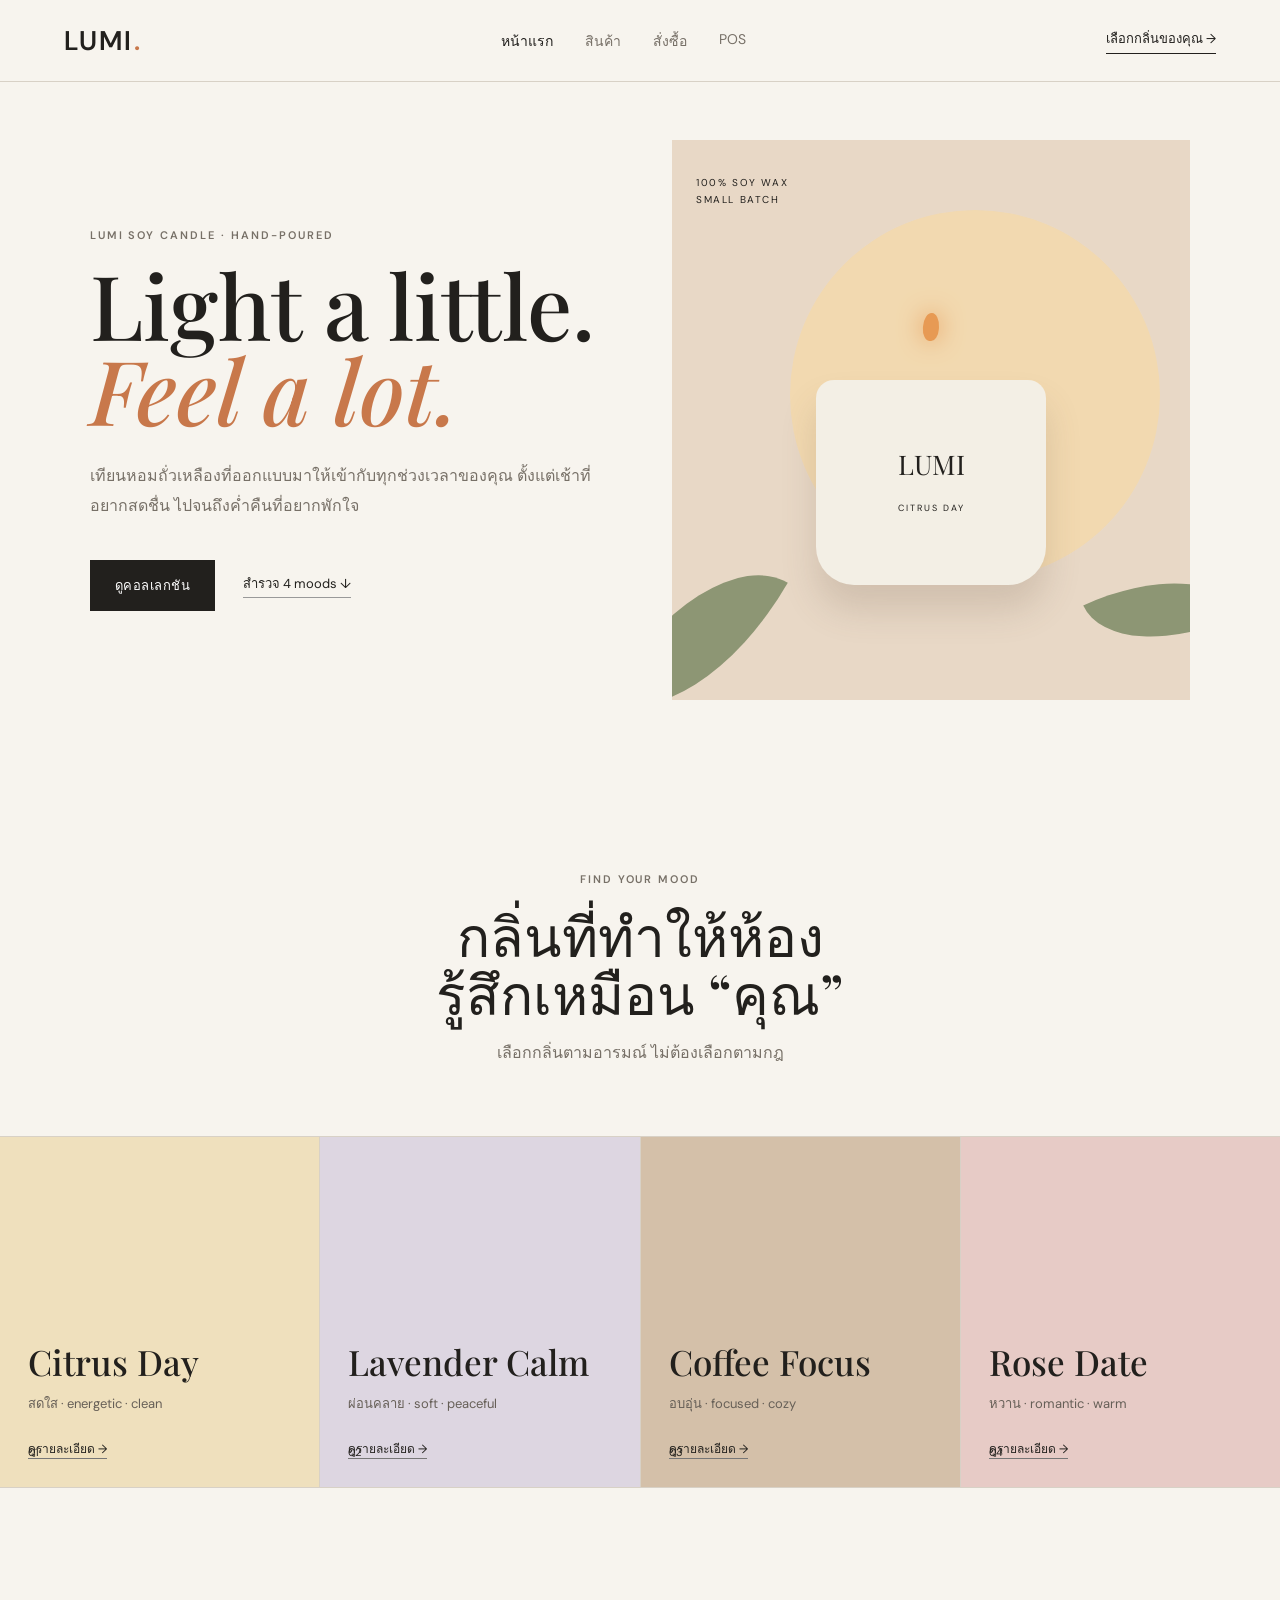
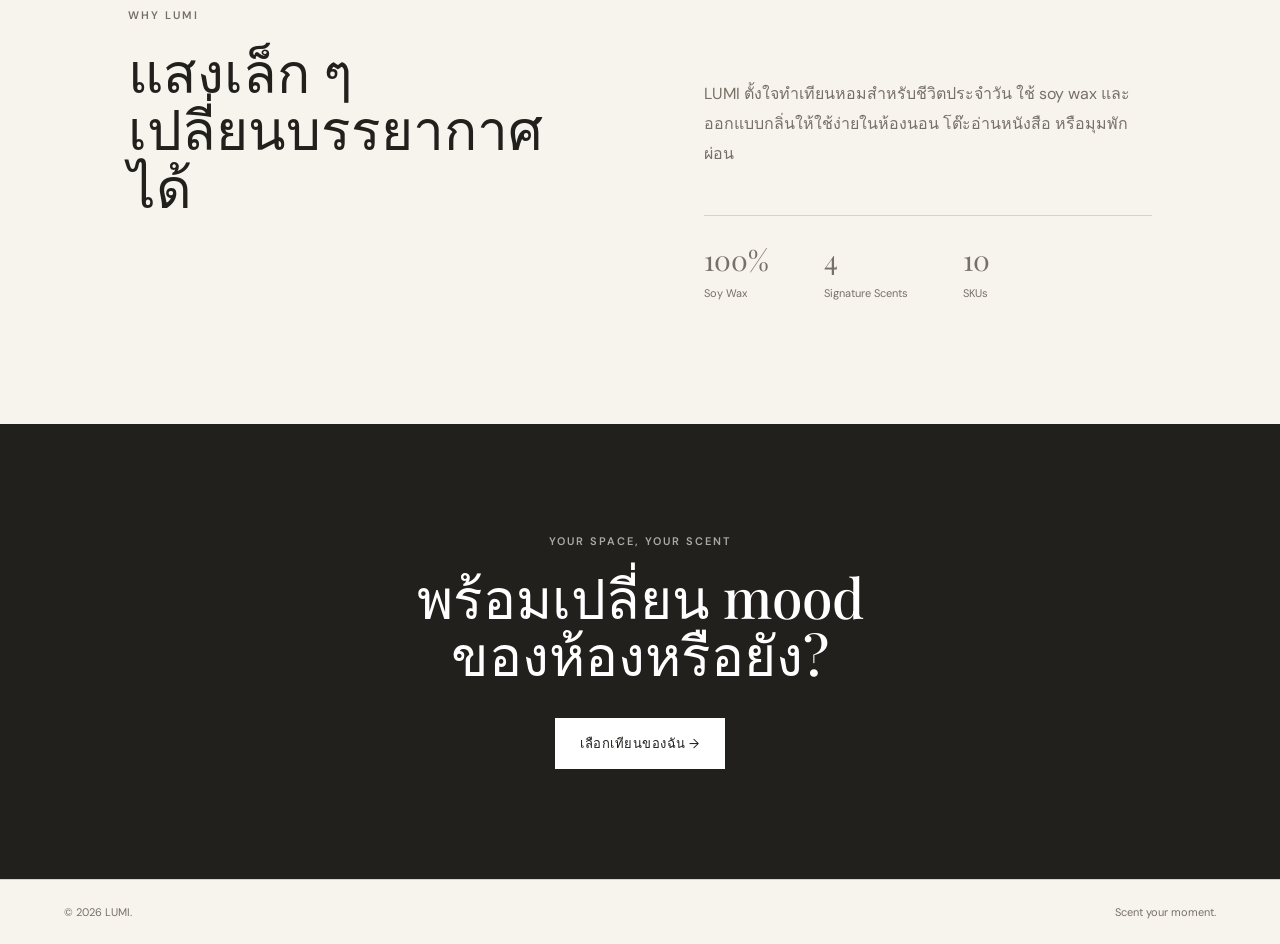
<file: index.html>
<!DOCTYPE html>
<html lang="th">
<head>
  <meta charset="UTF-8">
  <meta name="viewport" content="width=device-width, initial-scale=1.0">
  <title>LUMI — Scent Your Moment</title>
  <link rel="stylesheet" href="style.css">
</head>
<body>
<header class="nav">
  <a class="logo" href="index.html">LUMI<span>.</span></a>
  <nav>
    <a class="active" href="index.html">หน้าแรก</a>
    <a href="product.html">สินค้า</a>
    <a href="order.html">สั่งซื้อ</a><a href="pos.html">POS</a>
  </nav>
  <a class="nav-btn" href="product.html">เลือกกลิ่นของคุณ →</a>
</header>

<main>
  <section class="hero">
    <div class="hero-copy">
      <p class="eyebrow">LUMI SOY CANDLE · HAND-POURED</p>
      <h1>Light a little.<br><em>Feel a lot.</em></h1>
      <p class="lead">เทียนหอมถั่วเหลืองที่ออกแบบมาให้เข้ากับทุกช่วงเวลาของคุณ ตั้งแต่เช้าที่อยากสดชื่น ไปจนถึงค่ำคืนที่อยากพักใจ</p>
      <div class="hero-actions">
        <a class="btn dark" href="product.html">ดูคอลเลกชัน</a>
        <a class="text-link" href="#moods">สำรวจ 4 moods ↓</a>
      </div>
    </div>
    <div class="hero-art">
      <div class="sun"></div>
      <div class="candle">
        <div class="flame"></div>
        <div class="jar"><span>LUMI<br><small>CITRUS DAY</small></span></div>
      </div>
      <div class="leaf leaf1"></div><div class="leaf leaf2"></div>
      <p class="art-note">100% SOY WAX<br>SMALL BATCH</p>
    </div>
  </section>

  <section class="intro">
    <p class="eyebrow">FIND YOUR MOOD</p>
    <h2>กลิ่นที่ทำให้ห้อง<br>รู้สึกเหมือน “คุณ”</h2>
    <p>เลือกกลิ่นตามอารมณ์ ไม่ต้องเลือกตามกฎ</p>
  </section>

  <section id="moods" class="moods">
    <article class="mood citrus"><span>01</span><h3>Citrus Day</h3><p>สดใส · energetic · clean</p><a href="product.html?mood=Citrus%20Day">ดูรายละเอียด →</a></article>
    <article class="mood lavender"><span>02</span><h3>Lavender Calm</h3><p>ผ่อนคลาย · soft · peaceful</p><a href="product.html?mood=Lavender%20Calm">ดูรายละเอียด →</a></article>
    <article class="mood coffee"><span>03</span><h3>Coffee Focus</h3><p>อบอุ่น · focused · cozy</p><a href="product.html?mood=Coffee%20Focus">ดูรายละเอียด →</a></article>
    <article class="mood rose"><span>04</span><h3>Rose Date</h3><p>หวาน · romantic · warm</p><a href="product.html?mood=Rose%20Date">ดูรายละเอียด →</a></article>
  </section>

  <section class="story">
    <div>
      <p class="eyebrow">WHY LUMI</p>
      <h2>แสงเล็ก ๆ<br>เปลี่ยนบรรยากาศได้</h2>
    </div>
    <div class="story-text">
      <p>LUMI ตั้งใจทำเทียนหอมสำหรับชีวิตประจำวัน ใช้ soy wax และออกแบบกลิ่นให้ใช้ง่ายในห้องนอน โต๊ะอ่านหนังสือ หรือมุมพักผ่อน</p>
      <div class="facts"><div><b>100%</b><span>Soy Wax</span></div><div><b>4</b><span>Signature Scents</span></div><div><b>10</b><span>SKUs</span></div></div>
    </div>
  </section>

  <section class="cta">
    <p class="eyebrow">YOUR SPACE, YOUR SCENT</p>
    <h2>พร้อมเปลี่ยน mood<br>ของห้องหรือยัง?</h2>
    <a class="btn light" href="product.html">เลือกเทียนของฉัน →</a>
  </section>
</main>

<footer><span>© 2026 LUMI.</span><span>Scent your moment.</span></footer>
<script src="script.js"></script>
</body>
</html>
</file>
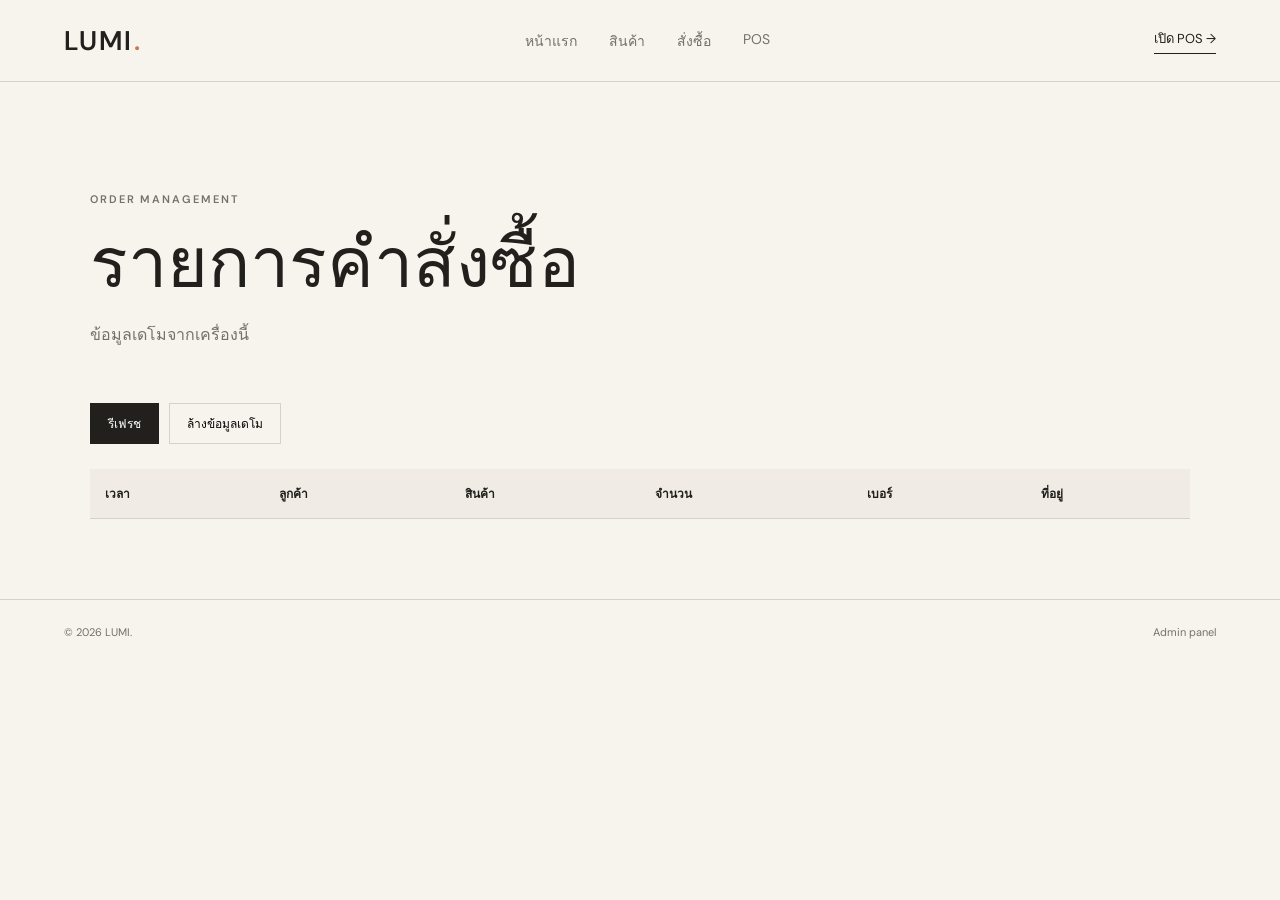
<file: admin.html>
<!DOCTYPE html>
<html lang="th">
<head>
  <meta charset="UTF-8"><meta name="viewport" content="width=device-width, initial-scale=1.0">
  <title>Admin — LUMI</title><link rel="stylesheet" href="style.css">
</head>
<body>
<header class="nav"><a class="logo" href="index.html">LUMI<span>.</span></a><nav><a href="index.html">หน้าแรก</a><a href="product.html">สินค้า</a><a href="order.html">สั่งซื้อ</a><a href="pos.html">POS</a></nav><a class="nav-btn" href="pos.html">เปิด POS →</a></header>
<main class="admin-page">
  <section class="page-head compact"><p class="eyebrow">ORDER MANAGEMENT</p><h1>รายการคำสั่งซื้อ</h1><p>ข้อมูลเดโมจากเครื่องนี้</p></section>
  <div class="admin-actions"><button class="filter active" id="refreshOrders">รีเฟรช</button><button class="filter" id="clearOrders">ล้างข้อมูลเดโม</button></div>
  <div class="table-wrap"><table><thead><tr><th>เวลา</th><th>ลูกค้า</th><th>สินค้า</th><th>จำนวน</th><th>เบอร์</th><th>ที่อยู่</th></tr></thead><tbody id="ordersBody"></tbody></table></div>
</main>
<footer><span>© 2026 LUMI.</span><span>Admin panel</span></footer>
<script src="script.js"></script>
</body>
</html>
</file>
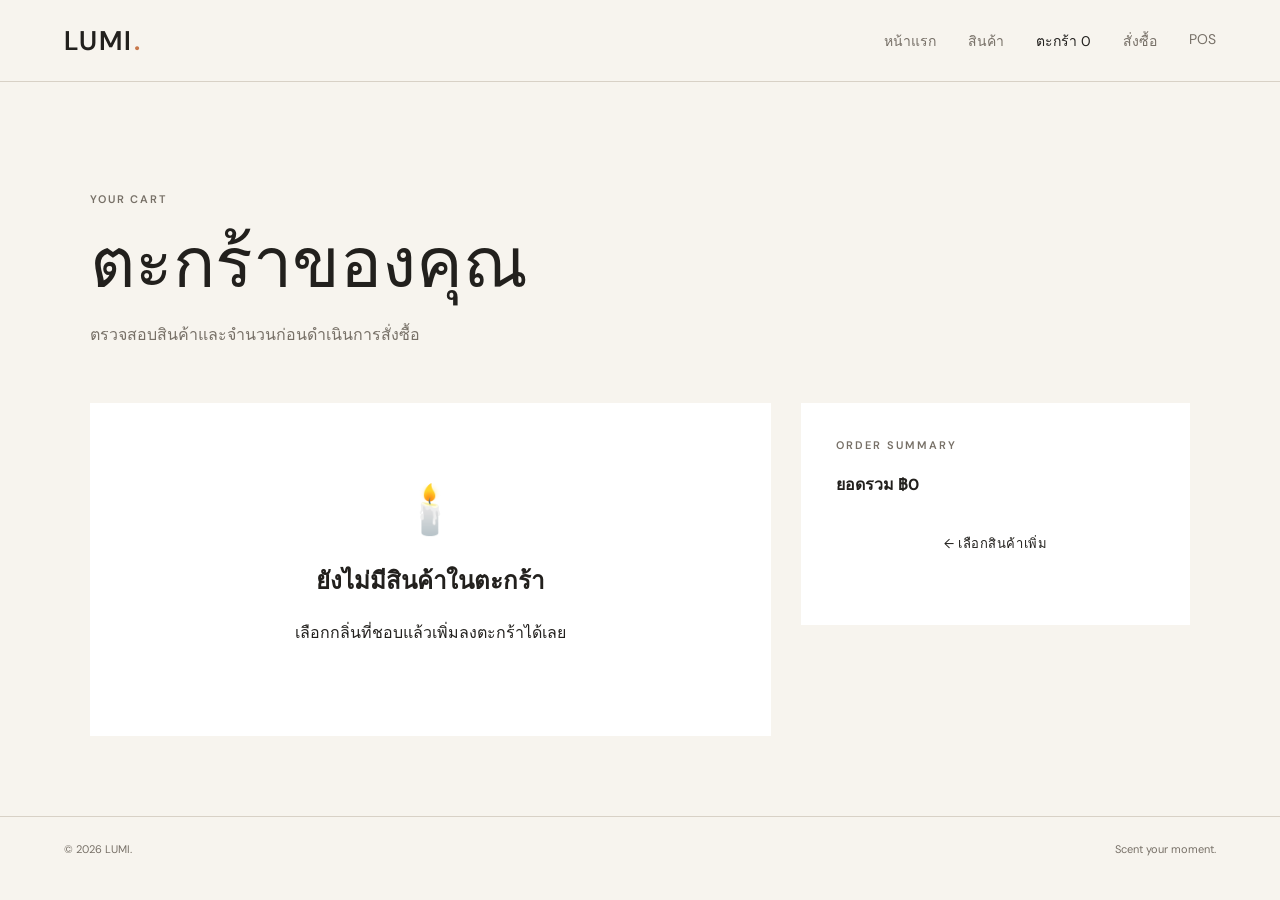
<file: cart.html>
<!DOCTYPE html>
<html lang="th">

<head>
  <meta charset="UTF-8">
  <meta name="viewport" content="width=device-width, initial-scale=1.0">

  <title>Cart — LUMI</title>

  <link rel="stylesheet" href="style.css">
</head>

<body>

  <!-- NAVIGATION -->

  <header class="nav">

    <a class="logo" href="index.html">
      LUMI<span>.</span>
    </a>

    <nav>
      <a href="index.html">หน้าแรก</a>
      <a href="product.html">สินค้า</a>
      <a class="active" href="cart.html">
        ตะกร้า
        <span class="cart-count">0</span>
      </a>
      <a href="order.html">สั่งซื้อ</a>
      <a href="pos.html">POS</a>
    </nav>

  </header>


  <!-- CART -->

  <main class="order-page">

    <section class="page-head compact">

      <p class="eyebrow">
        YOUR CART
      </p>

      <h1>
        ตะกร้าของคุณ
      </h1>

      <p>
        ตรวจสอบสินค้าและจำนวนก่อนดำเนินการสั่งซื้อ
      </p>

    </section>


    <div class="order-layout">

      <!-- CART ITEMS -->

      <section class="form-card">

        <div id="cartItems">
          กำลังโหลดตะกร้า...
        </div>

      </section>


      <!-- SUMMARY -->

      <aside class="order-summary">

        <p class="eyebrow">
          ORDER SUMMARY
        </p>

        <div id="cartSummary">
          ยังไม่มีสินค้า
        </div>

        <br>

        <a
          href="product.html"
          class="btn full"
          style="display:block;text-align:center;"
        >
          ← เลือกสินค้าเพิ่ม
        </a>

        <br>

        <a
          href="order.html"
          id="checkoutButton"
          class="btn dark full"
          style="display:block;text-align:center;"
        >
          ไปสั่งซื้อ →
        </a>

      </aside>

    </div>

  </main>


  <!-- FOOTER -->

  <footer>

    <span>
      © 2026 LUMI.
    </span>

    <span>
      Scent your moment.
    </span>

  </footer>


  <!-- CART SCRIPT -->

  <script>

    let CART =
      JSON.parse(
        localStorage.getItem("lumi_cart") || "[]"
      );


    const cartItems =
      document.getElementById("cartItems");

    const cartSummary =
      document.getElementById("cartSummary");

    const checkoutButton =
      document.getElementById("checkoutButton");


    /* =========================
       MONEY
    ========================= */

    function money(number) {

      return new Intl.NumberFormat(
        "th-TH",
        {
          style: "currency",
          currency: "THB"
        }
      ).format(number);

    }


    /* =========================
       SAVE CART
    ========================= */

    function saveCart() {

      localStorage.setItem(
        "lumi_cart",
        JSON.stringify(CART)
      );

    }


    /* =========================
       UPDATE CART COUNT
    ========================= */

    function updateCartCount() {

      const count =
        CART.reduce(
          (total, item) =>
            total + Number(item.quantity || 0),
          0
        );


      document
        .querySelectorAll(".cart-count")
        .forEach(element => {

          element.textContent = count;

        });

    }


    /* =========================
       RENDER CART
    ========================= */

    function renderCart() {

      updateCartCount();


      if (CART.length === 0) {

        cartItems.innerHTML = `

          <div style="
            text-align:center;
            padding:40px 20px;
          ">

            <div style="
              font-size:48px;
              margin-bottom:15px;
            ">
              🕯️
            </div>

            <h2>
              ยังไม่มีสินค้าในตะกร้า
            </h2>

            <p>
              เลือกกลิ่นที่ชอบแล้วเพิ่มลงตะกร้าได้เลย
            </p>

          </div>

        `;


        cartSummary.innerHTML = `
          <strong>
            ยอดรวม ฿0
          </strong>
        `;


        checkoutButton.style.display =
          "none";

        return;

      }


      checkoutButton.style.display =
        "block";


      cartItems.innerHTML =
        CART.map(
          (item, index) => `

            <div
              class="cart-item"
              style="
                display:flex;
                justify-content:space-between;
                align-items:center;
                gap:20px;
                padding:20px 0;
                border-bottom:1px solid #eee;
              "
            >

              <div style="flex:1;">

                <div class="eyebrow">
                  LUMI CANDLE
                </div>

                <h3>
                  ${item.name}
                </h3>

                <p>
                  ${money(item.price)} / ชิ้น
                </p>

              </div>


              <div style="
                display:flex;
                align-items:center;
                gap:10px;
              ">

                <button
                  type="button"
                  onclick="decreaseItem(${index})"
                  style="
                    width:32px;
                    height:32px;
                    border:1px solid #ddd;
                    background:white;
                    border-radius:50%;
                    cursor:pointer;
                  "
                >
                  −
                </button>


                <strong>
                  ${item.quantity}
                </strong>


                <button
                  type="button"
                  onclick="increaseItem(${index})"
                  style="
                    width:32px;
                    height:32px;
                    border:1px solid #ddd;
                    background:white;
                    border-radius:50%;
                    cursor:pointer;
                  "
                >
                  +
                </button>

              </div>


              <div style="
                min-width:90px;
                text-align:right;
              ">

                <strong>
                  ${money(
                    item.price *
                    item.quantity
                  )}
                </strong>

                <br>

                <button
                  type="button"
                  onclick="removeItem(${index})"
                  style="
                    margin-top:8px;
                    border:none;
                    background:none;
                    color:#a55;
                    cursor:pointer;
                  "
                >
                  ลบ
                </button>

              </div>

            </div>

          `
        )
        .join("");


      updateSummary();

    }


    /* =========================
       INCREASE
    ========================= */

    function increaseItem(index) {

      CART[index].quantity += 1;

      saveCart();

      renderCart();

    }


    /* =========================
       DECREASE
    ========================= */

    function decreaseItem(index) {

      if (CART[index].quantity > 1) {

        CART[index].quantity -= 1;

      } else {

        CART.splice(index, 1);

      }

      saveCart();

      renderCart();

    }


    /* =========================
       REMOVE
    ========================= */

    function removeItem(index) {

      CART.splice(index, 1);

      saveCart();

      renderCart();

    }


    /* =========================
       SUMMARY
    ========================= */

    function updateSummary() {

      const total =
        CART.reduce(
          (sum, item) =>
            sum +
            (
              Number(item.price) *
              Number(item.quantity)
            ),
          0
        );


      const quantity =
        CART.reduce(
          (sum, item) =>
            sum +
            Number(item.quantity),
          0
        );


      cartSummary.innerHTML = `

        <p>
          จำนวนสินค้า
          <strong>
            ${quantity} ชิ้น
          </strong>
        </p>

        <p style="
          font-size:20px;
          margin-top:15px;
        ">

          ยอดรวม

          <strong>
            ${money(total)}
          </strong>

        </p>

      `;

    }


    /* =========================
       START
    ========================= */

    renderCart();

  </script>

</body>

</html>
</file>
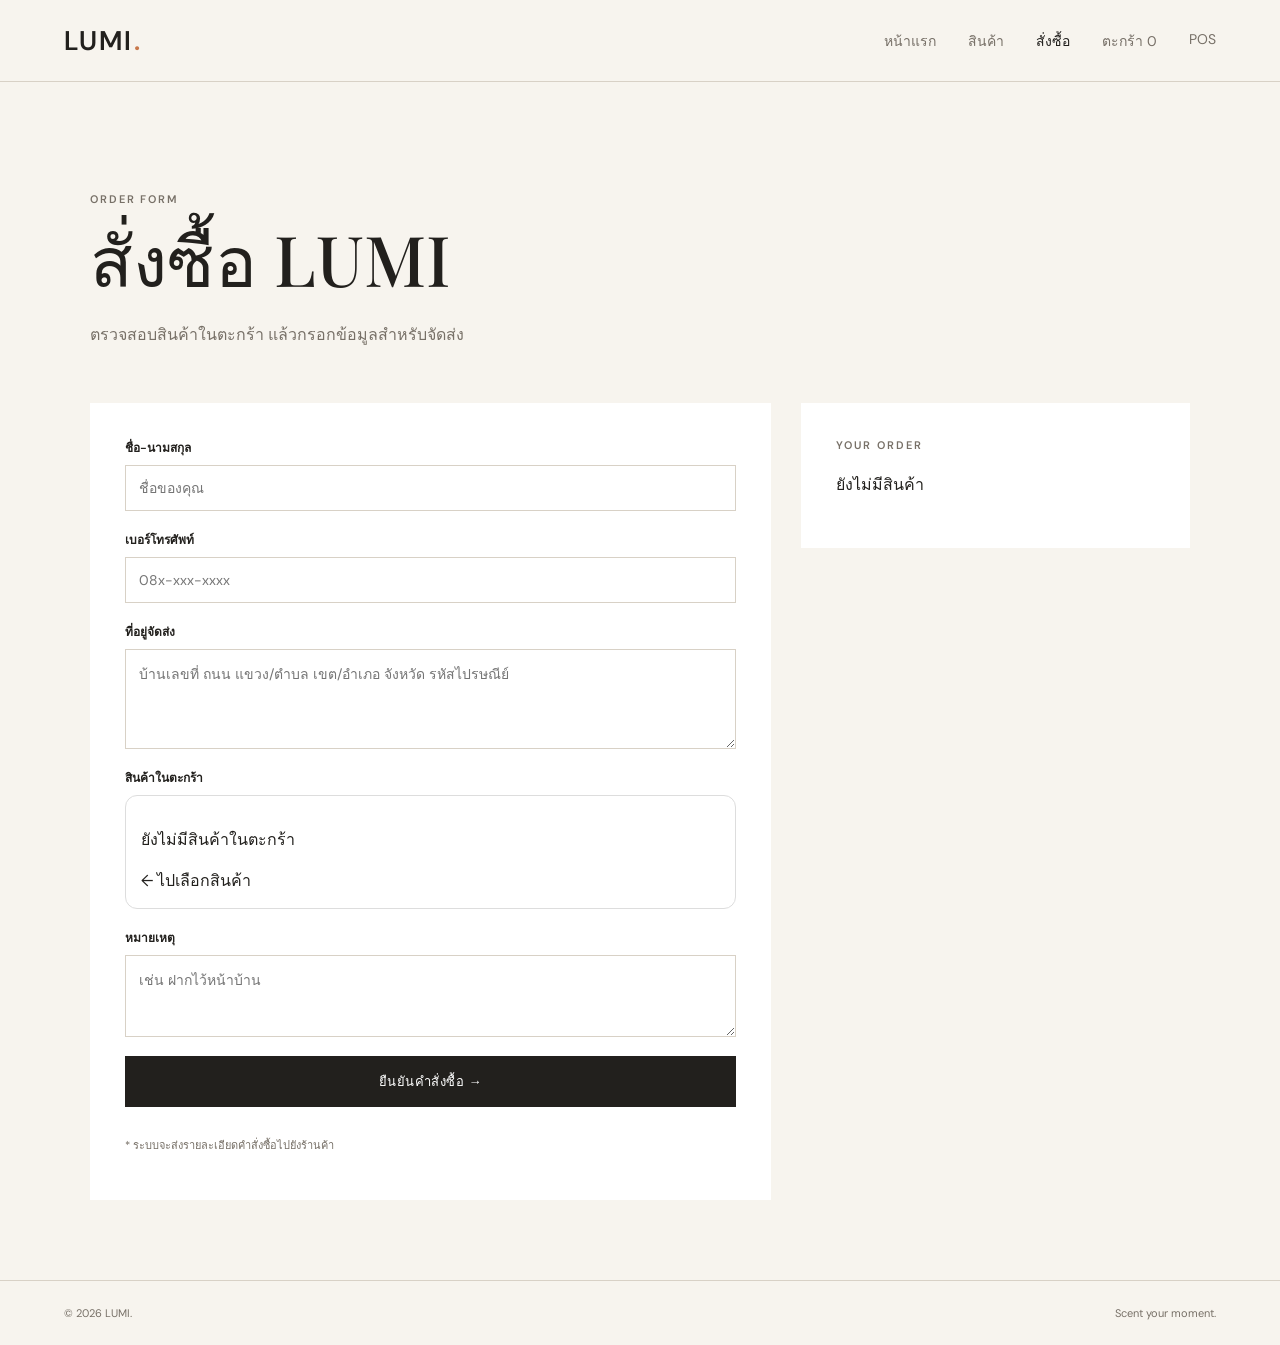
<file: order.html>
<!DOCTYPE html>
<html lang="th">
<head>
  <meta charset="UTF-8">
  <meta name="viewport" content="width=device-width, initial-scale=1.0">

  <title>Order — LUMI</title>

  <link rel="stylesheet" href="style.css">
</head>

<body>

<header class="nav">

  <a class="logo" href="index.html">
    LUMI<span>.</span>
  </a>

  <nav>
    <a href="index.html">หน้าแรก</a>
    <a href="product.html">สินค้า</a>
    <a class="active" href="order.html">สั่งซื้อ</a>

    <a href="cart.html">
      ตะกร้า
      <span class="cart-count">0</span>
    </a>

    <a href="pos.html">POS</a>
  </nav>

</header>


<main class="order-page">

  <section class="page-head compact">

    <p class="eyebrow">ORDER FORM</p>

    <h1>สั่งซื้อ LUMI</h1>

    <p>
      ตรวจสอบสินค้าในตะกร้า แล้วกรอกข้อมูลสำหรับจัดส่ง
    </p>

  </section>


  <div class="order-layout">


    <!-- =========================
         FORM
    ========================== -->

    <form id="orderForm" class="form-card">

      <label>
        ชื่อ-นามสกุล
        <input
          required
          name="name"
          placeholder="ชื่อของคุณ"
        >
      </label>


      <label>
        เบอร์โทรศัพท์
        <input
          required
          name="phone"
          type="tel"
          placeholder="08x-xxx-xxxx"
        >
      </label>


      <label>
        ที่อยู่จัดส่ง

        <textarea
          required
          name="address"
          rows="4"
          placeholder="บ้านเลขที่ ถนน แขวง/ตำบล เขต/อำเภอ จังหวัด รหัสไปรษณีย์"
        ></textarea>

      </label>


      <!-- สินค้าจากตะกร้าจะมาแสดงตรงนี้ -->

      <div>

        <label>
          สินค้าในตะกร้า
        </label>

        <div
          id="cartItems"
          style="
            border:1px solid #ddd;
            border-radius:12px;
            padding:15px;
            margin-top:8px;
          "
        >
          กำลังโหลดสินค้า...
        </div>

      </div>


      <label>
        หมายเหตุ

        <textarea
          name="note"
          rows="3"
          placeholder="เช่น ฝากไว้หน้าบ้าน"
        ></textarea>

      </label>


      <button
        class="btn dark full"
        type="submit"
      >
        ยืนยันคำสั่งซื้อ →
      </button>


      <p class="form-note">
        * ระบบจะส่งรายละเอียดคำสั่งซื้อไปยังร้านค้า
      </p>

    </form>


    <!-- =========================
         SUMMARY
    ========================== -->

    <aside class="order-summary">

      <p class="eyebrow">
        YOUR ORDER
      </p>

      <div id="summary">
        กำลังโหลด...
      </div>

    </aside>

  </div>

</main>


<footer>

  <span>
    © 2026 LUMI.
  </span>

  <span>
    Scent your moment.
  </span>

</footer>


<script src="script.js"></script>


<script>

document.addEventListener("DOMContentLoaded", function () {

  /* =========================
     GET CART
  ========================== */

  const cart =
    JSON.parse(
      localStorage.getItem("lumi_cart") || "[]"
    );


  const cartItems =
    document.getElementById("cartItems");

  const summary =
    document.getElementById("summary");


  /* =========================
     CART COUNT
  ========================== */

  const totalItems =
    cart.reduce(
      (total, item) =>
        total + Number(item.quantity || 0),
      0
    );


  document
    .querySelectorAll(".cart-count")
    .forEach(el => {
      el.textContent = totalItems;
    });


  /* =========================
     EMPTY CART
  ========================== */

  if (!cart.length) {

    cartItems.innerHTML = `
      <p>
        ยังไม่มีสินค้าในตะกร้า
      </p>

      <a href="product.html">
        ← ไปเลือกสินค้า
      </a>
    `;

    summary.innerHTML = `
      <p>
        ยังไม่มีสินค้า
      </p>
    `;

    return;
  }


  /* =========================
     SHOW CART ITEMS
  ========================== */

  cartItems.innerHTML = cart.map(item => {

    const quantity =
      Number(item.quantity || 1);

    const price =
      Number(item.price || 0);

    const total =
      price * quantity;

    return `

      <div
        style="
          display:flex;
          justify-content:space-between;
          align-items:center;
          gap:10px;
          padding:10px 0;
          border-bottom:1px solid #eee;
        "
      >

        <div>

          <strong>
            ${item.name}
          </strong>

          <div>
            ${quantity} ชิ้น
          </div>

        </div>

        <strong>
          ${total.toLocaleString("th-TH")} บาท
        </strong>

      </div>

    `;

  }).join("");


  /* =========================
     ORDER SUMMARY
  ========================== */

  const grandTotal =
    cart.reduce(
      (total, item) =>
        total +
        Number(item.price || 0) *
        Number(item.quantity || 1),
      0
    );


  summary.innerHTML = `

    ${cart.map(item => `

      <div
        style="
          display:flex;
          justify-content:space-between;
          padding:8px 0;
        "
      >

        <span>
          ${item.name} × ${item.quantity}
        </span>

        <strong>
          ${(
            Number(item.price || 0) *
            Number(item.quantity || 1)
          ).toLocaleString("th-TH")} ฿
        </strong>

      </div>

    `).join("")}


    <hr>

    <div
      style="
        display:flex;
        justify-content:space-between;
        font-size:18px;
        margin-top:12px;
      "
    >

      <strong>
        รวมทั้งหมด
      </strong>

      <strong>
        ${grandTotal.toLocaleString("th-TH")} ฿
      </strong>

    </div>

  `;


  /* =========================
     SUBMIT ORDER
  ========================== */

  document
    .getElementById("orderForm")
    .addEventListener(
      "submit",
      async function (e) {

        e.preventDefault();


        const form =
          e.target;

        const formData =
          new FormData(form);


        const name =
          formData.get("name");

        const phone =
          formData.get("phone");

        const address =
          formData.get("address");

        const note =
          formData.get("note");


        /* =========================
           PRODUCT MESSAGE
        ========================== */

        const productMessage =
          cart.map(item => {

            const total =
              Number(item.price || 0) *
              Number(item.quantity || 1);

            return `
📦 ${item.name}
จำนวน: ${item.quantity}
ราคา: ${total.toLocaleString("th-TH")} บาท
`;

          }).join("\n");


        /* =========================
           TELEGRAM MESSAGE
        ========================== */

        const message = `

🕯️ มีคำสั่งซื้อใหม่จาก LUMI

👤 ชื่อลูกค้า:
${name}

📞 เบอร์โทร:
${phone}

📦 สินค้า:
${productMessage}

💰 รวมทั้งหมด:
${grandTotal.toLocaleString("th-TH")} บาท

📍 ที่อยู่จัดส่ง:
${address}

📝 หมายเหตุ:
${note || "-"}

        `;


        try {

          const response =
            await fetch(
              "/api/telegram",
              {
                method: "POST",

                headers: {
                  "Content-Type":
                    "application/json"
                },

                body:
                  JSON.stringify({
                    message:
                      message
                  })
              }
            );


          const data =
            await response.json();


          if (
            !response.ok ||
            !data.ok
          ) {

            throw new Error(
              data.error ||
              "ส่ง Telegram ไม่สำเร็จ"
            );

          }

/* =========================
   SAVE ORDER
========================= */

const orders =
  JSON.parse(
    localStorage.getItem("lumiOrders") || "[]"
  );

orders.push({
  id: "LUMI-" + Date.now(),

  name: name,

  phone: phone,

  address: address,

  note: note || "-",

  product: cart
    .map(item => item.name)
    .join(", "),

  quantity: cart
    .reduce(
      (total, item) =>
        total + Number(item.quantity || 0),
      0
    ),

  total: grandTotal,

  createdAt:
    new Date().toLocaleString("th-TH")
});

localStorage.setItem(
  "lumiOrders",
  JSON.stringify(orders)
);          

          /* =========================
             CLEAR CART
          ========================== */

          localStorage.removeItem(
            "lumi_cart"
          );


          alert(
            "สั่งซื้อสำเร็จ! ทางร้านได้รับคำสั่งซื้อแล้ว 🕯️"
          );


          window.location.href =
            "thankyou.html";


        } catch (error) {

          console.error(error);

          alert(
            "ส่งคำสั่งซื้อไม่สำเร็จ กรุณาลองใหม่"
          );

        }

      }
    );

});

</script>

</body>
</html>
</file>
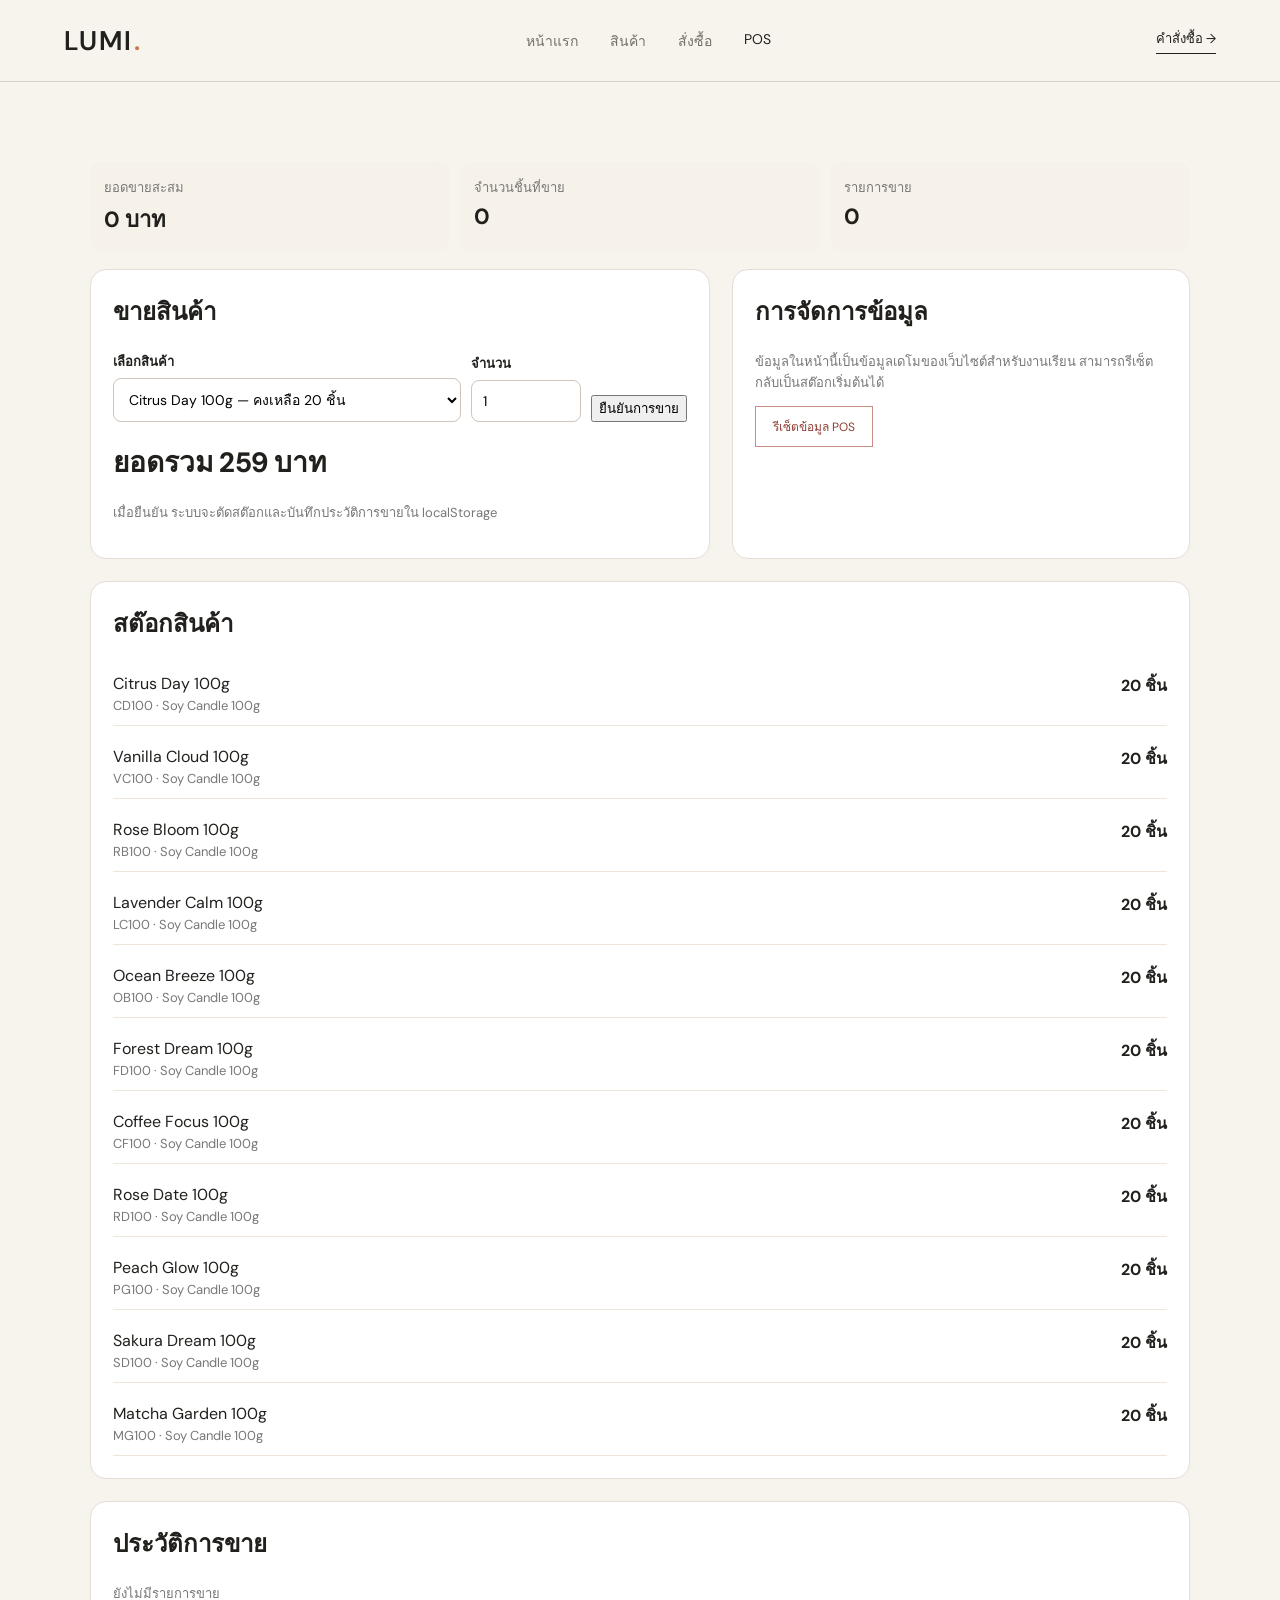
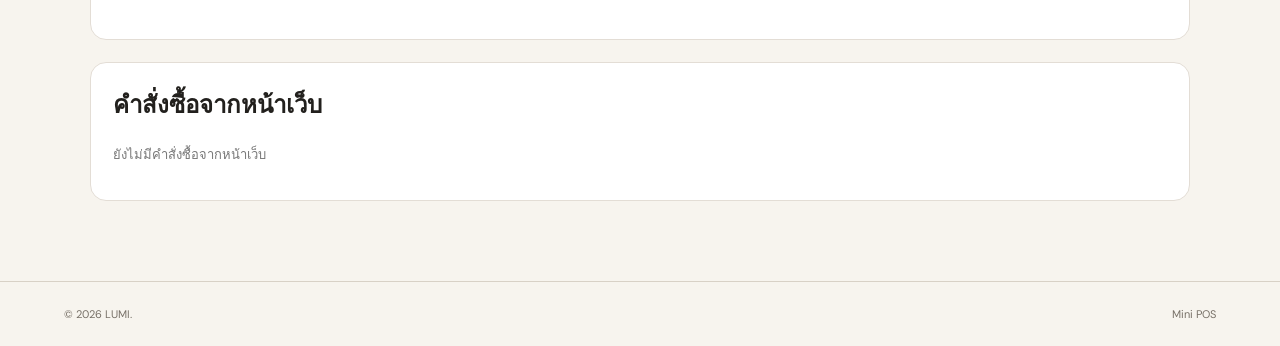
<file: pos.html>
<!DOCTYPE html>
<html lang="th">
<head>
<meta charset="UTF-8"><meta name="viewport" content="width=device-width, initial-scale=1.0">
<title>POS — LUMI</title><link rel="stylesheet" href="style.css">
<style>
.pos-grid{display:grid;grid-template-columns:1.15fr .85fr;gap:22px}.pos-box{background:#fff;border:1px solid #e3ddd5;border-radius:16px;padding:22px}.pos-box h2{margin-top:0}.pos-row{display:grid;grid-template-columns:1fr 110px auto;gap:10px;align-items:end;margin-bottom:14px}.pos-row label{display:block;font-size:13px;margin-bottom:6px}.pos-row input,.pos-row select{width:100%;padding:11px;border:1px solid #cfc5b9;border-radius:8px;background:#fff}.pos-total{font-size:28px;font-weight:800;margin:18px 0}.stock-list{display:grid;gap:10px}.stock-item{display:flex;justify-content:space-between;gap:12px;border-bottom:1px solid #eee5db;padding:10px 0}.small{font-size:13px;color:#777}.sale{padding:12px 0;border-bottom:1px solid #eee5db}.stats{display:grid;grid-template-columns:repeat(3,1fr);gap:10px;margin-bottom:18px}.stat{background:#f6f1e9;border-radius:12px;padding:14px}.stat b{display:block;font-size:22px;margin-top:4px}.danger{border:1px solid #c98d83!important;color:#8b3d32!important;background:#fff!important}.notice{padding:12px 14px;background:#fff3cf;border-radius:10px;margin:14px 0}.order-mini{padding:10px 0;border-bottom:1px solid #eee5db}.order-mini:last-child{border-bottom:0}@media(max-width:700px){.pos-grid{grid-template-columns:1fr}.pos-row{grid-template-columns:1fr 90px}.pos-row button{grid-column:1/-1}.stats{grid-template-columns:1fr}}
</style>
</head>
<body>
<header class="nav"><a class="logo" href="index.html">LUMI<span>.</span></a><nav><a href="index.html">หน้าแรก</a><a href="product.html">สินค้า</a><a href="order.html">สั่งซื้อ</a><a class="active" href="pos.html">POS</a></nav><a class="nav-btn" href="admin.html">คำสั่งซื้อ →</a></header>
<main class="admin-page">
<div id="notice" class="notice" style="display:none"></div>
<section class="stats"><div class="stat"><span class="small">ยอดขายสะสม</span><b id="grand">0 บาท</b></div><div class="stat"><span class="small">จำนวนชิ้นที่ขาย</span><b id="soldCount">0</b></div><div class="stat"><span class="small">รายการขาย</span><b id="saleCount">0</b></div></section>
<section class="pos-grid">
<div class="pos-box"><h2>ขายสินค้า</h2><div class="pos-row"><div><label>เลือกสินค้า</label><select id="product"></select></div><div><label>จำนวน</label><input id="qty" type="number" min="1" value="1"></div><button id="sell">ยืนยันการขาย</button></div><div class="pos-total">ยอดรวม <span id="total">0 บาท</span></div><p class="small">เมื่อยืนยัน ระบบจะตัดสต๊อกและบันทึกประวัติการขายใน localStorage</p></div>
<div class="pos-box"><h2>การจัดการข้อมูล</h2><p class="small">ข้อมูลในหน้านี้เป็นข้อมูลเดโมของเว็บไซต์สำหรับงานเรียน สามารถรีเซ็ตกลับเป็นสต๊อกเริ่มต้นได้</p><button class="filter danger" id="reset">รีเซ็ตข้อมูล POS</button></div>
</section>
<section class="pos-box" style="margin-top:22px"><h2>สต๊อกสินค้า</h2><div id="stock" class="stock-list"></div></section>
<section class="pos-box" style="margin-top:22px"><h2>ประวัติการขาย</h2><div id="sales"></div></section>
<section class="pos-box" style="margin-top:22px"><h2>คำสั่งซื้อจากหน้าเว็บ</h2><div id="orders"></div></section>
</main><footer><span>© 2026 LUMI.</span><span>Mini POS</span></footer>
<script>
let products=[];let stock=JSON.parse(localStorage.getItem('lumiStock')||'null');let sales=JSON.parse(localStorage.getItem('lumiSales')||'[]');
const $=id=>document.getElementById(id);const money=n=>new Intl.NumberFormat('th-TH').format(n)+' บาท';
function notify(t){$('notice').textContent=t;$('notice').style.display='block';setTimeout(()=>$('notice').style.display='none',2500)}
async function init(){
  products = await (await fetch('products.json')).json();

  const oldStock = stock || {};
  stock = {};

  products.forEach(p => {
    stock[p.id] = Number.isFinite(Number(oldStock[p.id]))
      ? Number(oldStock[p.id])
      : 20;
  });

  save();
  render();
}
function save(){localStorage.setItem('lumiStock',JSON.stringify(stock));localStorage.setItem('lumiSales',JSON.stringify(sales))}
function render(){
 const select=$('product');select.innerHTML=products.map(p=>`<option value="${p.id}" ${stock[p.id]===0?'disabled':''}>${p.name} — คงเหลือ ${stock[p.id]} ชิ้น</option>`).join('');
 updateTotal();$('stock').innerHTML=products.map(p=>`<div class="stock-item"><span>${p.name}<br><span class="small">${p.id} · ${p.type} ${p.size}</span></span><strong>${stock[p.id]} ชิ้น</strong></div>`).join('');
 const total=sales.reduce((s,x)=>s+x.total,0), count=sales.reduce((s,x)=>s+x.qty,0);$('grand').textContent=money(total);$('soldCount').textContent=count;$('saleCount').textContent=sales.length;
 $('sales').innerHTML=sales.length?sales.slice().reverse().map(s=>`<div class="sale"><strong>${s.product}</strong> × ${s.qty} = ${money(s.total)}<br><span class="small">${s.time}</span></div>`).join(''):'<p class="small">ยังไม่มีรายการขาย</p>';
 const orders=JSON.parse(localStorage.getItem('lumiOrders')||'[]');$('orders').innerHTML=orders.length?orders.slice().reverse().map(o=>`<div class="order-mini"><strong>${o.id}</strong> · ${o.product} × ${o.quantity}<br><span class="small">${o.name} · ${o.createdAt}</span></div>`).join(''):'<p class="small">ยังไม่มีคำสั่งซื้อจากหน้าเว็บ</p>';
}
function updateTotal(){const p=products.find(x=>x.id===$('product').value);$('total').textContent=p?money(p.price*Number($('qty').value||1)):'0 บาท'}
$('product').onchange=updateTotal;$('qty').oninput=updateTotal;
$('sell').onclick=async()=>{
  const p=products.find(x=>x.id===$('product').value);
  const q=Number($('qty').value);

  if(!p||q<1)return;

  if(q>stock[p.id]){
    notify('สต๊อกสินค้าไม่เพียงพอ');
    return;
  }

  const total=p.price*q;
  const time=new Date().toLocaleString('th-TH');

  // ตัดสต๊อก
  stock[p.id]-=q;

  // บันทึกประวัติการขาย
  sales.push({
    product:p.name,
    qty:q,
    total:total,
    time:time
  });

  save();
  render();

  // ส่งแจ้งเตือน Telegram
  try{
    const response=await fetch('/api/telegram',{
      method:'POST',
      headers:{
        'Content-Type':'application/json'
      },
      body:JSON.stringify({
        message:
`🛍️ LUMI — มีรายการขายใหม่

สินค้า: ${p.name}
จำนวน: ${q} ชิ้น
ยอดขาย: ${money(total)}
เวลา: ${time}

สต๊อกคงเหลือ: ${stock[p.id]} ชิ้น`
      })
    });

    if(!response.ok){
      throw new Error('Telegram API error');
    }

    notify('ขายสำเร็จ และส่งแจ้งเตือน Telegram แล้ว');

  }catch(error){

    console.error(error);

    notify('ขายสำเร็จ แต่ส่ง Telegram ไม่สำเร็จ');
  }
};
$('reset').onclick=()=>{if(confirm('ต้องการรีเซ็ตข้อมูล POS ทั้งหมดหรือไม่?')){stock={};products.forEach(p=>stock[p.id]=20);sales=[];save();render();notify('รีเซ็ตข้อมูลเรียบร้อยแล้ว')}};init();
</script>
</body></html>
</file>
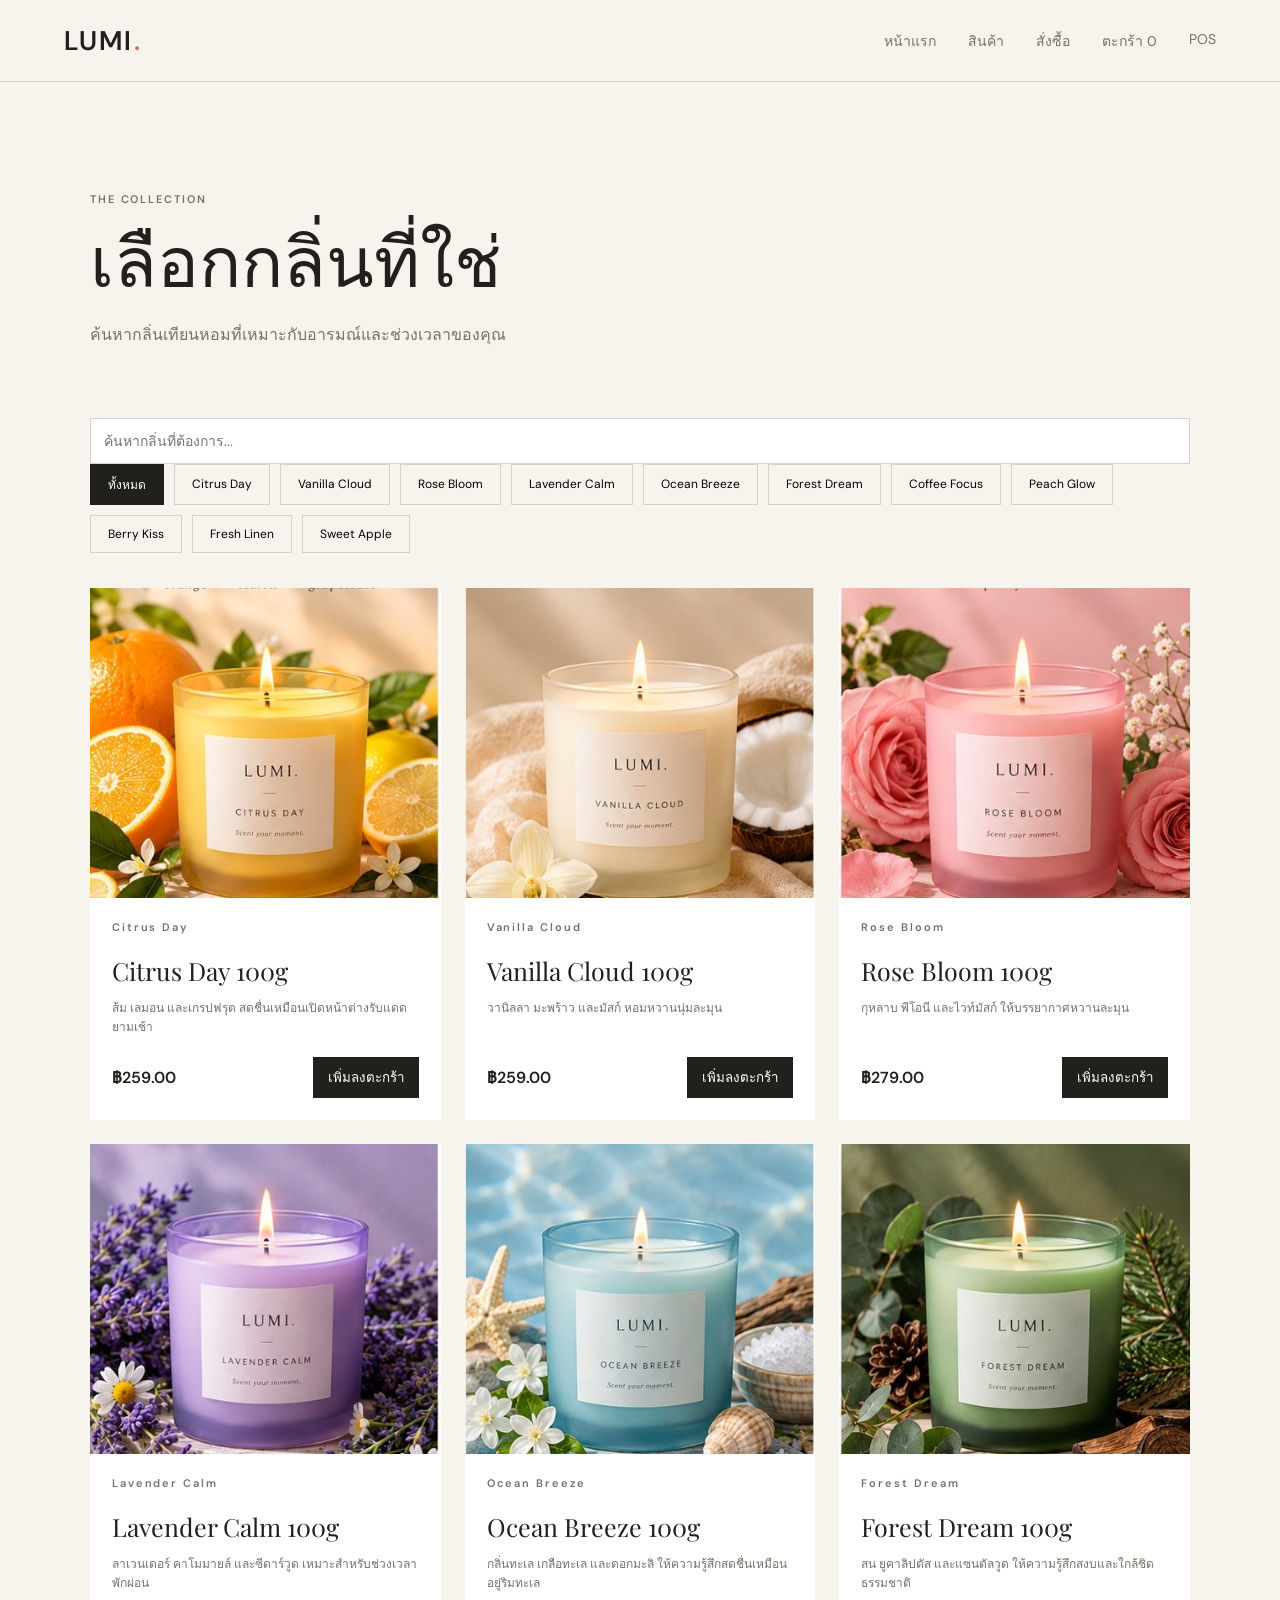
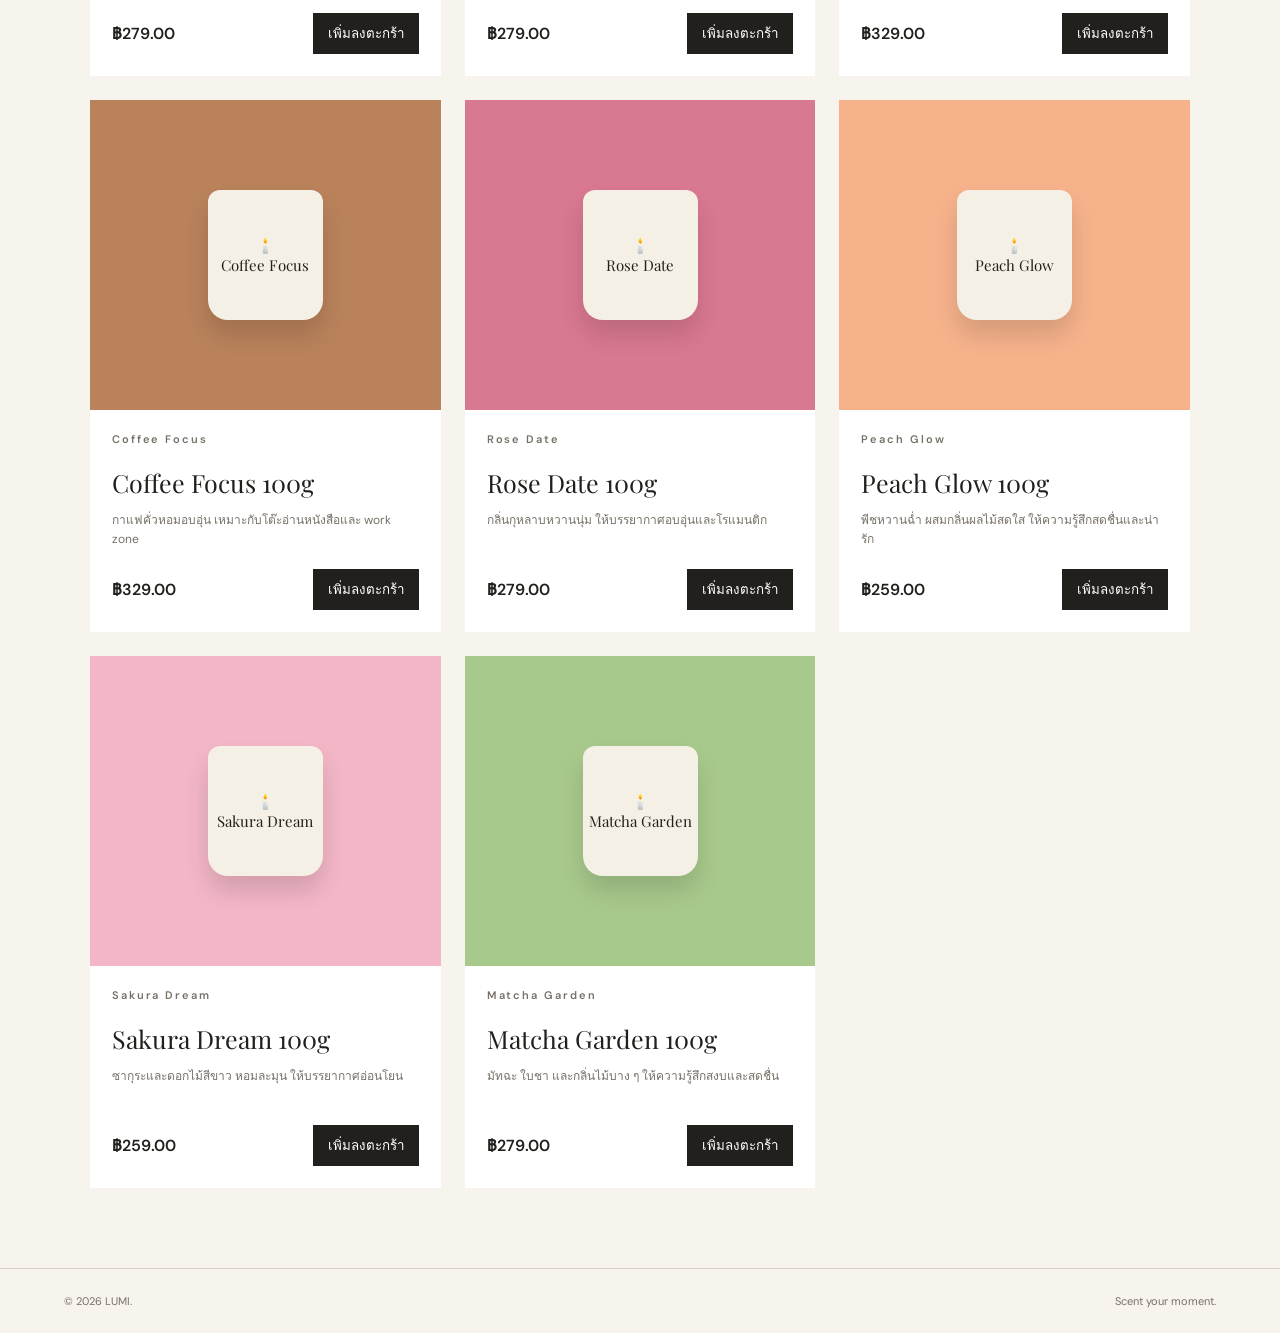
<file: product.html>
<!DOCTYPE html>
<html lang="th">

<head>
  <meta charset="UTF-8">
  <meta name="viewport" content="width=device-width, initial-scale=1.0">

  <title>Products — LUMI</title>

  <link rel="stylesheet" href="style.css">
</head>

<body>

  <!-- =========================
       NAVIGATION
  ========================== -->

  <header class="nav">

    <a class="logo" href="index.html">
      LUMI<span>.</span>
    </a>

    <nav>
      <a href="index.html">หน้าแรก</a>
      <a href="product.html">สินค้า</a>
      <a href="order.html">สั่งซื้อ</a>
      <a href="cart.html">
  ตะกร้า
  <span class="cart-count">0</span>
</a>
      <a href="pos.html">POS</a>
    </nav>

  </header>


  <!-- =========================
       PRODUCTS
  ========================== -->

  <main class="products-page">

    <section class="page-head">

      <p class="eyebrow">
        THE COLLECTION
      </p>

      <h1>
        เลือกกลิ่นที่ใช่
      </h1>

      <p>
        ค้นหากลิ่นเทียนหอมที่เหมาะกับอารมณ์และช่วงเวลาของคุณ
      </p>

    </section>


    <!-- =========================
         SEARCH
    ========================== -->

    <div class="search-box">

      <input
        type="text"
        id="searchInput"
        class="search-input"
        placeholder="ค้นหากลิ่นที่ต้องการ..."
      >

    </div>


    <!-- =========================
         FILTERS
    ========================== -->

    <div class="filters">

      <button
        class="filter active"
        data-filter="all">
        ทั้งหมด
      </button>

      <button
        class="filter"
        data-filter="Citrus Day">
        Citrus Day
      </button>

      <button
        class="filter"
        data-filter="Vanilla Cloud">
        Vanilla Cloud
      </button>

      <button
        class="filter"
        data-filter="Rose Bloom">
        Rose Bloom
      </button>

      <button
        class="filter"
        data-filter="Lavender Calm">
        Lavender Calm
      </button>

      <button
        class="filter"
        data-filter="Ocean Breeze">
        Ocean Breeze
      </button>

      <button
        class="filter"
        data-filter="Forest Dream">
        Forest Dream
      </button>

      <button
        class="filter"
        data-filter="Coffee Focus">
        Coffee Focus
      </button>

      <button
        class="filter"
        data-filter="Peach Glow">
        Peach Glow
      </button>

      <button
        class="filter"
        data-filter="Berry Kiss">
        Berry Kiss
      </button>

      <button
        class="filter"
        data-filter="Fresh Linen">
        Fresh Linen
      </button>

      <button
        class="filter"
        data-filter="Sweet Apple">
        Sweet Apple
      </button>

    </div>


    <!-- =========================
         PRODUCT GRID
    ========================== -->

    <section
      id="productGrid"
      class="product-grid">

      <!-- สินค้าจะถูกสร้างโดย script.js -->

    </section>

  </main>


  <!-- =========================
       FOOTER
  ========================== -->

  <footer>

    <span>
      © 2026 LUMI.
    </span>

    <span>
      Scent your moment.
    </span>

  </footer>


  <!-- =========================
       JAVASCRIPT
  ========================== -->

  <script src="script.js"></script>

</body>

</html>
</file>
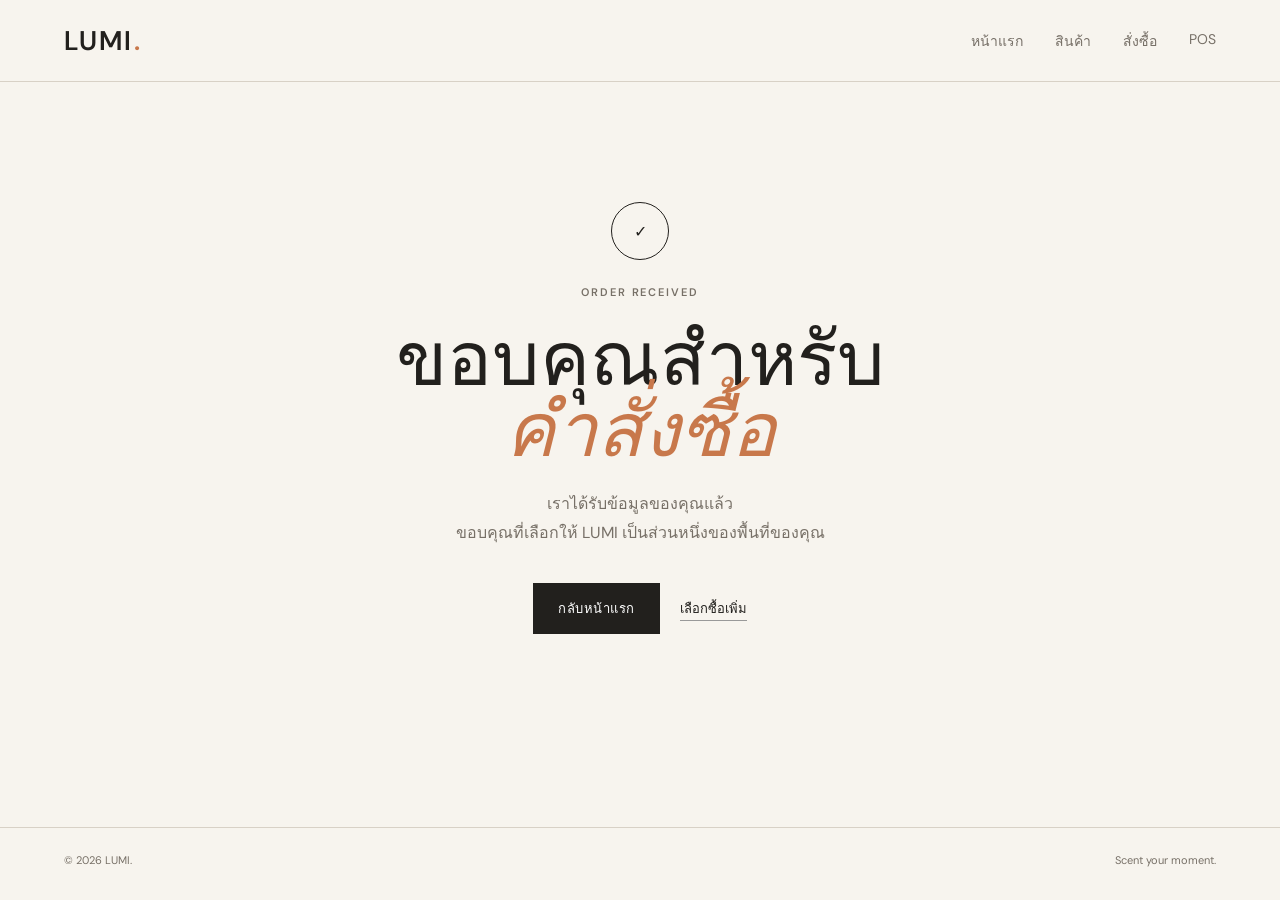
<file: thankyou.html>
<!DOCTYPE html>
<html lang="th">
<head>
  <meta charset="UTF-8"><meta name="viewport" content="width=device-width, initial-scale=1.0">
  <title>Thank You — LUMI</title><link rel="stylesheet" href="style.css">
</head>
<body>
<header class="nav"><a class="logo" href="index.html">LUMI<span>.</span></a><nav><a href="index.html">หน้าแรก</a><a href="product.html">สินค้า</a><a href="order.html">สั่งซื้อ</a><a href="pos.html">POS</a></nav></header>
<main class="thankyou"><div class="check">✓</div><p class="eyebrow">ORDER RECEIVED</p><h1>ขอบคุณสำหรับ<br><em>คำสั่งซื้อ</em></h1><p>เราได้รับข้อมูลของคุณแล้ว<br>ขอบคุณที่เลือกให้ LUMI เป็นส่วนหนึ่งของพื้นที่ของคุณ</p><a class="btn dark" href="index.html">กลับหน้าแรก</a><a class="text-link" href="product.html">เลือกซื้อเพิ่ม</a></main>
<footer><span>© 2026 LUMI.</span><span>Scent your moment.</span></footer>
<script src="script.js"></script>
</body>
</html>
</file>
<file: style.css>
@import url('https://fonts.googleapis.com/css2?family=DM+Sans:wght@400;500;600&family=Playfair+Display:ital,wght@0,500;0,600;1,500;1,600&display=swap');
:root{--ink:#22201d;--paper:#f7f4ee;--line:#d8d1c6;--muted:#777067;--white:#fff;--accent:#c8784b}
*{box-sizing:border-box}html{scroll-behavior:smooth}body{margin:0;background:var(--paper);color:var(--ink);font-family:"DM Sans",sans-serif}a{text-decoration:none;color:inherit}.nav{height:82px;display:flex;align-items:center;justify-content:space-between;padding:0 5vw;border-bottom:1px solid var(--line);position:sticky;top:0;background:rgba(247,244,238,.94);backdrop-filter:blur(10px);z-index:10}.logo{font-size:27px;font-weight:600;letter-spacing:.08em}.logo span{color:var(--accent)}nav{display:flex;gap:32px;font-size:14px}nav a{color:var(--muted)}nav a.active,nav a:hover{color:var(--ink)}.nav-btn{border-bottom:1px solid var(--ink);padding-bottom:4px;font-size:13px}.admin-tag{font-size:11px;letter-spacing:.16em}.hero{min-height:690px;display:grid;grid-template-columns:1fr 1fr;padding:55px 7vw 70px;gap:5vw;align-items:center}.eyebrow{font-size:11px;letter-spacing:.18em;font-weight:600;color:var(--muted);margin:0 0 20px}.hero h1,.page-head h1,.thankyou h1{font-family:"Playfair Display",serif;font-size:clamp(55px,7vw,96px);line-height:.94;font-weight:500;margin:0 0 30px}.hero h1 em,.page-head h1 em,.thankyou h1 em{color:var(--accent);font-weight:500}.lead{max-width:510px;color:var(--muted);line-height:1.9;font-size:16px}.hero-actions{display:flex;align-items:center;gap:28px;margin-top:38px}.btn{display:inline-block;padding:15px 25px;font-size:13px;letter-spacing:.04em}.btn.dark{background:var(--ink);color:white}.btn.light{background:white;color:var(--ink)}.text-link{font-size:13px;border-bottom:1px solid #999;padding-bottom:3px}.hero-art{height:560px;position:relative;background:#e8d8c6;overflow:hidden}.sun{position:absolute;width:370px;height:370px;border-radius:50%;background:#f2d9b0;top:70px;right:30px}.candle{position:absolute;left:50%;top:50%;transform:translate(-50%,-45%);width:230px;height:300px}.jar{position:absolute;bottom:0;width:230px;height:205px;border-radius:18px 18px 38px 38px;background:#f3efe5;box-shadow:0 25px 35px #6e5a4830;display:flex;align-items:center;justify-content:center;text-align:center;font-family:"Playfair Display",serif;font-size:27px}.jar small{font:9px "DM Sans";letter-spacing:.22em}.flame{position:absolute;z-index:2;left:calc(50% - 8px);top:28px;width:16px;height:28px;background:#e79a54;border-radius:50% 50% 45% 45%;transform:rotate(4deg);box-shadow:0 0 25px #e79a54}.leaf{position:absolute;background:#8d9674;border-radius:100% 0 100% 0;transform:rotate(30deg)}.leaf1{width:100px;height:190px;left:-25px;bottom:-35px}.leaf2{width:75px;height:140px;right:-10px;bottom:20px;transform:rotate(65deg)}.art-note{position:absolute;left:24px;top:24px;font-size:10px;line-height:1.7;letter-spacing:.16em}.intro{text-align:center;padding:100px 20px 55px}.intro h2,.story h2,.cta h2{font-family:"Playfair Display",serif;font-weight:500;font-size:55px;line-height:1.05;margin:0 0 18px}.intro p:last-child{color:var(--muted)}.moods{display:grid;grid-template-columns:repeat(4,1fr);gap:1px;background:var(--line);border-top:1px solid var(--line);border-bottom:1px solid var(--line)}.mood{min-height:350px;padding:28px;display:flex;flex-direction:column;justify-content:flex-end;transition:.25s}.mood:hover{transform:translateY(-5px)}.mood span{position:absolute;font-size:11px}.mood h3{font-family:"Playfair Display",serif;font-size:35px;font-weight:500;margin:0 0 8px}.mood p{margin:0 0 25px;color:#665f57;font-size:13px}.mood a{font-size:12px;border-bottom:1px solid #777;width:max-content}.citrus{background:#efe0bd}.lavender{background:#ddd6e1}.coffee{background:#d4c0a9}.rose{background:#e7cbc6}.story{padding:120px 10vw;display:grid;grid-template-columns:1fr 1fr;gap:10vw}.story-text{padding-top:55px;color:var(--muted);line-height:1.9}.facts{display:flex;gap:55px;border-top:1px solid var(--line);margin-top:45px;padding-top:25px}.facts div{display:flex;flex-direction:column;gap:5px}.facts b{font:28px "Playfair Display"}.facts span{font-size:11px}.cta{text-align:center;background:var(--ink);color:white;padding:110px 20px}.cta .eyebrow{color:#aaa}.cta h2{margin-bottom:35px}.cta .btn{margin:0 8px}footer{display:flex;justify-content:space-between;padding:25px 5vw;font-size:11px;color:var(--muted);border-top:1px solid var(--line)}.products-page,.order-page,.admin-page{padding:80px 7vw}.page-head{padding:30px 0 55px}.page-head.compact{padding-bottom:40px}.page-head h1{font-size:70px}.page-head>p:last-child{color:var(--muted)}.filters{display:flex;gap:10px;flex-wrap:wrap;margin-bottom:35px}.filter{background:transparent;border:1px solid var(--line);padding:10px 17px;font:12px "DM Sans";cursor:pointer}.filter.active,.filter:hover{background:var(--ink);color:white;border-color:var(--ink)}.product-grid{display:grid;grid-template-columns:repeat(3,1fr);gap:24px}.product-card{background:white}.product-visual{height:310px;position:relative;display:flex;align-items:center;justify-content:center}.product-card:nth-child(4n+1) .product-visual{background:#efe0bd}.product-card:nth-child(4n+2) .product-visual{background:#ddd6e1}.product-card:nth-child(4n+3) .product-visual{background:#d4c0a9}.product-card:nth-child(4n) .product-visual{background:#e7cbc6}.mini-candle{width:115px;height:130px;background:#f5f0e5;border-radius:12px 12px 20px 20px;box-shadow:0 15px 25px #0002;display:flex;align-items:center;justify-content:center;text-align:center;font:15px "Playfair Display"}.product-info{padding:22px}.product-info h3{font:25px "Playfair Display";margin:0 0 8px}.product-info p{color:var(--muted);font-size:12px;line-height:1.6;min-height:40px}.price-row{display:flex;justify-content:space-between;align-items:center;margin-top:18px}.price{font-weight:600}.add{border:0;background:var(--ink);color:white;padding:10px 15px;cursor:pointer}.order-layout{display:grid;grid-template-columns:1.4fr .8fr;gap:30px}.form-card,.order-summary{background:white;padding:35px}.form-card{display:grid;gap:19px}label{font-size:12px;font-weight:600;display:grid;gap:8px}input,textarea,select{width:100%;border:1px solid var(--line);padding:13px;font:14px "DM Sans";background:#fff}input:focus,textarea:focus,select:focus{outline:1px solid var(--ink)}.full{width:100%;border:0;cursor:pointer}.form-note{font-size:11px;color:var(--muted);line-height:1.6}.order-summary{height:max-content}.summary-item{border-bottom:1px solid var(--line);padding:15px 0}.summary-item strong{display:block;font-family:"Playfair Display";font-size:20px}.summary-price{font-size:24px;font-weight:600;margin-top:25px}.thankyou{text-align:center;min-height:calc(100vh - 155px);padding:120px 20px}.check{margin:0 auto 25px;width:58px;height:58px;border:1px solid var(--ink);border-radius:50%;display:grid;place-items:center}.thankyou h1{font-size:75px}.thankyou p:not(.eyebrow){color:var(--muted);line-height:1.8;margin-bottom:35px}.thankyou .text-link{margin-left:20px}.admin-actions{display:flex;gap:10px;margin-bottom:25px}.table-wrap{overflow:auto;background:white}.table-wrap table{width:100%;border-collapse:collapse;font-size:12px}.table-wrap th,.table-wrap td{padding:15px;border-bottom:1px solid var(--line);text-align:left;vertical-align:top}.table-wrap th{background:#f0ece5}.empty{text-align:center;padding:50px;color:var(--muted)}@media(max-width:800px){.nav{height:70px;padding:0 20px}.nav nav{display:none}.nav-btn{font-size:11px}.hero{grid-template-columns:1fr;padding:45px 20px}.hero-art{height:420px}.moods,.product-grid{grid-template-columns:1fr 1fr}.story,.order-layout{grid-template-columns:1fr;gap:25px}.products-page,.order-page,.admin-page{padding:50px 20px}.page-head h1,.thankyou h1{font-size:52px}.intro h2,.story h2,.cta h2{font-size:43px}.facts{gap:25px}.mood{min-height:280px}.product-visual{height:240px}}@media(max-width:520px){.moods,.product-grid{grid-template-columns:1fr}.hero h1{font-size:58px}.hero-art{height:380px}.hero-actions{gap:15px}.btn{padding:13px 18px}.thankyou .text-link{display:block;margin:20px 0 0}}
</file>
